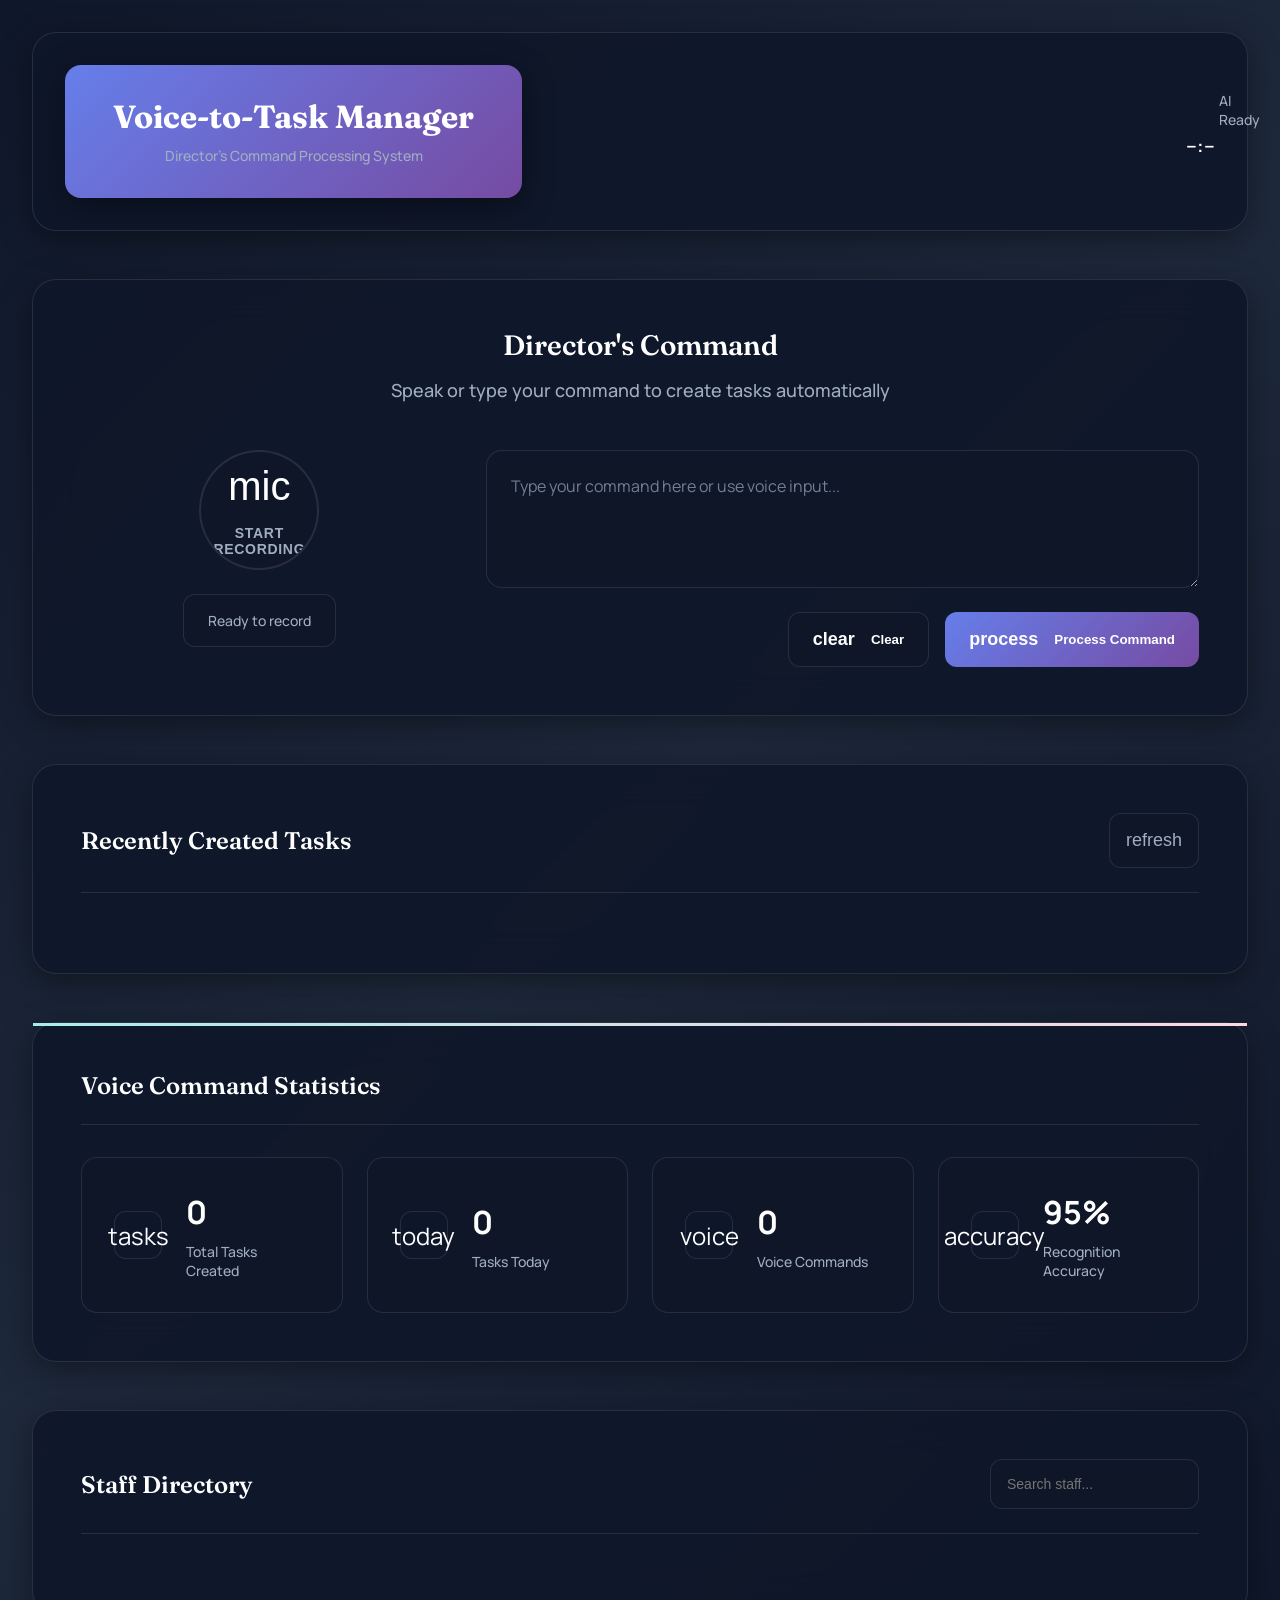
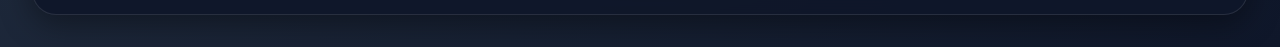
<file: aqbobek-ai-zavuch /frontend/voice-task-manager.html>
<!DOCTYPE html>
<html lang="ru">
<head>
    <meta charset="UTF-8">
    <meta name="viewport" content="width=device-width, initial-scale=1.0">
    <title>Voice-to-Task Manager - Aqbobek AI Operations</title>
    <link rel="preconnect" href="https://fonts.googleapis.com">
    <link rel="preconnect" href="https://fonts.gstatic.com" crossorigin>
    <link href="https://fonts.googleapis.com/css2?family=Fraunces:opsz,wght@9..144,600;9..144,700&family=Manrope:wght@400;500;600;700;800&display=swap" rel="stylesheet">
    <link rel="stylesheet" href="premium-ui.css">
    <link rel="stylesheet" href="voice-task-manager-styles.css">
</head>
<body>
    <div class="voice-task-container">
        <!-- Premium Header -->
        <header class="voice-task-header">
            <div class="header-brand">
                <div class="brand-glass">
                    <h1 class="brand-title">Voice-to-Task Manager</h1>
                    <span class="brand-subtitle">Director's Command Processing System</span>
                </div>
            </div>
            
            <div class="header-status">
                <div class="status-indicator">
                    <div class="status-dot online"></div>
                    <span class="status-text">AI Ready</span>
                </div>
                <div class="status-time">
                    <span id="currentTime">--:--</span>
                </div>
            </div>
        </header>

        <!-- Main Content -->
        <main class="voice-task-main">
            <!-- Voice Input Section -->
            <section class="voice-input-section">
                <div class="input-header">
                    <h2 class="input-title">Director's Command</h2>
                    <p class="input-subtitle">Speak or type your command to create tasks automatically</p>
                </div>

                <div class="voice-input-container">
                    <div class="voice-controls">
                        <button class="voice-button" id="startVoice">
                            <div class="voice-icon">
                                <div class="mic-icon">mic</div>
                                <div class="mic-waves"></div>
                            </div>
                            <span class="voice-label">Start Recording</span>
                        </button>
                        
                        <div class="voice-status" id="voiceStatus">
                            <span class="status-text">Ready to record</span>
                        </div>
                    </div>

                    <div class="text-input-container">
                        <textarea 
                            class="command-input" 
                            id="commandInput" 
                            placeholder="Type your command here or use voice input..."
                            rows="4"
                        ></textarea>
                        
                        <div class="input-actions">
                            <button class="action-button secondary" id="clearInput">
                                <span class="button-icon">clear</span>
                                Clear
                            </button>
                            <button class="action-button primary" id="processCommand">
                                <span class="button-icon">process</span>
                                Process Command
                            </button>
                        </div>
                    </div>
                </div>
            </section>

            <!-- Processing Results -->
            <section class="processing-results" id="processingResults" style="display: none;">
                <div class="results-header">
                    <h3 class="results-title">Processing Results</h3>
                    <div class="results-status">
                        <span class="status-badge processing">Processing...</span>
                    </div>
                </div>

                <div class="results-content">
                    <div class="original-command">
                        <h4>Original Command:</h4>
                        <p class="command-text" id="originalCommand"></p>
                    </div>

                    <div class="parsed-tasks">
                        <h4>Parsed Tasks:</h4>
                        <div class="tasks-list" id="parsedTasks">
                            <!-- Parsed tasks will be populated here -->
                        </div>
                    </div>

                    <div class="task-actions">
                        <button class="action-button secondary" id="editTasks">
                            <span class="button-icon">edit</span>
                            Edit Tasks
                        </button>
                        <button class="action-button primary" id="createTasks">
                            <span class="button-icon">create</span>
                            Create Tasks
                        </button>
                        <button class="action-button accent" id="cancelTasks">
                            <span class="button-icon">cancel</span>
                            Cancel
                        </button>
                    </div>
                </div>
            </section>

            <!-- Recent Tasks -->
            <section class="recent-tasks">
                <div class="tasks-header">
                    <h2 class="tasks-title">Recently Created Tasks</h2>
                    <div class="tasks-controls">
                        <button class="refresh-btn" id="refreshTasks">
                            <span class="refresh-icon">refresh</span>
                        </button>
                    </div>
                </div>

                <div class="tasks-grid" id="recentTasks">
                    <!-- Recent tasks will be populated here -->
                </div>
            </section>

            <!-- Task Statistics -->
            <section class="task-statistics">
                <div class="stats-header">
                    <h2 class="stats-title">Voice Command Statistics</h2>
                </div>

                <div class="stats-grid">
                    <div class="stat-card total">
                        <div class="stat-icon">tasks</div>
                        <div class="stat-content">
                            <div class="stat-value" id="totalTasks">0</div>
                            <div class="stat-label">Total Tasks Created</div>
                        </div>
                    </div>
                    
                    <div class="stat-card today">
                        <div class="stat-icon">today</div>
                        <div class="stat-content">
                            <div class="stat-value" id="todayTasks">0</div>
                            <div class="stat-label">Tasks Today</div>
                        </div>
                    </div>
                    
                    <div class="stat-card voice">
                        <div class="stat-icon">voice</div>
                        <div class="stat-content">
                            <div class="stat-value" id="voiceCommands">0</div>
                            <div class="stat-label">Voice Commands</div>
                        </div>
                    </div>
                    
                    <div class="stat-card accuracy">
                        <div class="stat-icon">accuracy</div>
                        <div class="stat-content">
                            <div class="stat-value" id="accuracyRate">95%</div>
                            <div class="stat-label">Recognition Accuracy</div>
                        </div>
                    </div>
                </div>
            </section>

            <!-- Staff Directory -->
            <section class="staff-directory">
                <div class="directory-header">
                    <h2 class="directory-title">Staff Directory</h2>
                    <div class="directory-controls">
                        <input type="text" class="search-input" id="staffSearch" placeholder="Search staff...">
                    </div>
                </div>

                <div class="staff-grid" id="staffGrid">
                    <!-- Staff will be populated here -->
                </div>
            </section>
        </main>
    </div>

    <!-- Loading Overlay -->
    <div class="loading-overlay" id="loadingOverlay">
        <div class="loading-spinner">
            <div class="spinner"></div>
            <span class="loading-text">Processing Command...</span>
        </div>
    </div>

    <!-- Notification Toast -->
    <div class="notification-toast" id="notificationToast">
        <div class="toast-content">
            <span class="toast-message" id="toastMessage"></span>
            <button class="toast-close" id="toastClose">×</button>
        </div>
    </div>

    <!-- Edit Tasks Modal -->
    <div class="modal-overlay" id="editTasksModal">
        <div class="modal-content">
            <div class="modal-header">
                <h3 class="modal-title">Edit Tasks</h3>
                <button class="modal-close" id="editModalClose">×</button>
            </div>
            <div class="modal-body">
                <div class="tasks-editor" id="tasksEditor">
                    <!-- Editable tasks will be populated here -->
                </div>
            </div>
            <div class="modal-footer">
                <button class="modal-btn secondary" id="editModalCancel">Cancel</button>
                <button class="modal-btn primary" id="editModalSave">Save Changes</button>
            </div>
        </div>
    </div>

    <script src="voice-task-manager.js"></script>
</body>
</html>
</file>
<file: aqbobek-ai-zavuch /frontend/premium-ui.css>
/* Premium Dark Glassmorphism UI для Aqbobek AI Zavuch */

:root {
  --glass-bg: rgba(255, 255, 255, 0.1);
  --glass-border: rgba(255, 255, 255, 0.2);
  --glass-shadow: rgba(0, 0, 0, 0.1);
  --glass-highlight: rgba(255, 255, 255, 0.15);
  
  --primary-gradient: linear-gradient(135deg, #667eea 0%, #764ba2 100%);
  --secondary-gradient: linear-gradient(135deg, #f093fb 0%, #f5576c 100%);
  --success-gradient: linear-gradient(135deg, #4facfe 0%, #00f2fe 100%);
  --warning-gradient: linear-gradient(135deg, #fa709a 0%, #fee140 100%);
  --danger-gradient: linear-gradient(135deg, #f83600 0%, #f9d423 100%);
  
  --text-primary: #ffffff;
  --text-secondary: rgba(255, 255, 255, 0.8);
  --text-muted: rgba(255, 255, 255, 0.6);
  
  --card-shadow: 0 8px 32px rgba(0, 0, 0, 0.12);
  --card-shadow-hover: 0 12px 40px rgba(0, 0, 0, 0.18);
  
  --border-radius-sm: 12px;
  --border-radius-md: 16px;
  --border-radius-lg: 24px;
  --border-radius-xl: 32px;
  
  --transition-sm: all 0.2s cubic-bezier(0.4, 0, 0.2, 1);
  --transition-md: all 0.3s cubic-bezier(0.4, 0, 0.2, 1);
  --transition-lg: all 0.4s cubic-bezier(0.4, 0, 0.2, 1);
}

* {
  margin: 0;
  padding: 0;
  box-sizing: border-box;
}

body {
  font-family: -apple-system, BlinkMacSystemFont, 'Segoe UI', Roboto, sans-serif;
  background: linear-gradient(135deg, #1e3c72 0%, #2a5298 100%);
  color: var(--text-primary);
  min-height: 100vh;
  overflow-x: hidden;
}

/* Glassmorphism Container */
.glass-container {
  background: var(--glass-bg);
  backdrop-filter: blur(20px);
  -webkit-backdrop-filter: blur(20px);
  border: 1px solid var(--glass-border);
  border-radius: var(--border-radius-lg);
  box-shadow: var(--card-shadow);
  position: relative;
  overflow: hidden;
}

.glass-container::before {
  content: '';
  position: absolute;
  top: 0;
  left: 0;
  right: 0;
  bottom: 0;
  background: linear-gradient(135deg, rgba(102, 126, 234, 0.1) 0%, rgba(118, 75, 162, 0.1) 100%);
  pointer-events: none;
  z-index: -1;
}

/* Executive Dashboard Layout */
.executive-dashboard {
  display: grid;
  grid-template-columns: 300px 1fr;
  gap: 24px;
  padding: 24px;
  min-height: 100vh;
}

.sidebar-nav {
  display: flex;
  flex-direction: column;
  gap: 16px;
  height: fit-content;
}

.nav-item {
  display: flex;
  align-items: center;
  gap: 12px;
  padding: 16px 20px;
  background: var(--glass-bg);
  border: 1px solid var(--glass-border);
  border-radius: var(--border-radius-md);
  color: var(--text-secondary);
  text-decoration: none;
  transition: var(--transition-sm);
  cursor: pointer;
  position: relative;
  overflow: hidden;
}

.nav-item::before {
  content: '';
  position: absolute;
  top: 0;
  left: 0;
  right: 0;
  bottom: 0;
  background: var(--primary-gradient);
  transform: translateX(-100%);
  transition: var(--transition-sm);
  z-index: -1;
}

.nav-item:hover {
  color: var(--text-primary);
  transform: translateY(-2px);
  box-shadow: 0 4px 16px rgba(102, 126, 234, 0.2);
}

.nav-item:hover::before {
  transform: translateX(0);
}

.nav-item.active {
  color: var(--text-primary);
  background: var(--glass-highlight);
  border-color: rgba(102, 126, 234, 0.3);
}

.nav-item.active::before {
  transform: translateX(0);
}

.nav-icon {
  font-size: 20px;
  width: 24px;
  text-align: center;
}

.nav-label {
  font-weight: 500;
  font-size: 14px;
}

/* Main Content Area */
.main-content {
  display: flex;
  flex-direction: column;
  gap: 24px;
}

/* Executive Header */
.executive-header {
  display: flex;
  justify-content: space-between;
  align-items: center;
  padding: 24px;
  background: var(--glass-bg);
  border: 1px solid var(--glass-border);
  border-radius: var(--border-radius-lg);
  backdrop-filter: blur(20px);
  -webkit-backdrop-filter: blur(20px);
}

.header-title {
  font-size: 24px;
  font-weight: 700;
  background: var(--primary-gradient);
  -webkit-background-clip: text;
  -webkit-text-fill-color: transparent;
  background-clip: text;
  color: transparent;
  margin: 0;
}

.header-controls {
  display: flex;
  gap: 12px;
}

.control-btn {
  padding: 10px 16px;
  background: var(--glass-bg);
  border: 1px solid var(--glass-border);
  border-radius: var(--border-radius-sm);
  color: var(--text-secondary);
  font-size: 13px;
  font-weight: 500;
  cursor: pointer;
  transition: var(--transition-sm);
}

.control-btn:hover {
  color: var(--text-primary);
  border-color: rgba(102, 126, 234, 0.5);
  transform: translateY(-1px);
}

/* KPI Cards Grid */
.kpi-grid {
  display: grid;
  grid-template-columns: repeat(auto-fit, minmax(280px, 1fr));
  gap: 20px;
  margin-bottom: 24px;
}

.kpi-card {
  background: var(--glass-bg);
  border: 1px solid var(--glass-border);
  border-radius: var(--border-radius-lg);
  padding: 24px;
  backdrop-filter: blur(20px);
  -webkit-backdrop-filter: blur(20px);
  transition: var(--transition-md);
  position: relative;
  overflow: hidden;
}

.kpi-card::before {
  content: '';
  position: absolute;
  top: 0;
  left: 0;
  right: 0;
  bottom: 0;
  background: linear-gradient(135deg, rgba(102, 126, 234, 0.05) 0%, rgba(118, 75, 162, 0.05) 100%);
  pointer-events: none;
  z-index: -1;
}

.kpi-card:hover {
  transform: translateY(-4px);
  box-shadow: var(--card-shadow-hover);
  border-color: rgba(102, 126, 234, 0.3);
}

.kpi-header {
  display: flex;
  justify-content: space-between;
  align-items: center;
  margin-bottom: 16px;
}

.kpi-title {
  font-size: 14px;
  font-weight: 600;
  color: var(--text-secondary);
  text-transform: uppercase;
  letter-spacing: 0.5px;
}

.kpi-icon {
  width: 40px;
  height: 40px;
  display: flex;
  align-items: center;
  justify-content: center;
  border-radius: var(--border-radius-sm);
  background: var(--primary-gradient);
  font-size: 18px;
}

.kpi-value {
  font-size: 32px;
  font-weight: 700;
  color: var(--text-primary);
  margin: 8px 0 4px 0;
  line-height: 1;
}

.kpi-change {
  font-size: 14px;
  font-weight: 500;
  padding: 4px 8px;
  border-radius: var(--border-radius-sm);
  display: inline-block;
}

.kpi-change.positive {
  background: var(--success-gradient);
  color: white;
}

.kpi-change.negative {
  background: var(--danger-gradient);
  color: white;
}

.kpi-label {
  font-size: 13px;
  color: var(--text-muted);
}

/* Quick Actions */
.quick-actions {
  background: var(--glass-bg);
  border: 1px solid var(--glass-border);
  border-radius: var(--border-radius-lg);
  padding: 24px;
  backdrop-filter: blur(20px);
  -webkit-backdrop-filter: blur(20px);
}

.actions-header {
  font-size: 18px;
  font-weight: 600;
  color: var(--text-primary);
  margin-bottom: 20px;
}

.actions-grid {
  display: grid;
  grid-template-columns: repeat(auto-fit, minmax(200px, 1fr));
  gap: 16px;
}

.action-card {
  background: var(--glass-highlight);
  border: 1px solid var(--glass-border);
  border-radius: var(--border-radius-md);
  padding: 20px;
  text-align: center;
  cursor: pointer;
  transition: var(--transition-md);
  position: relative;
  overflow: hidden;
}

.action-card::before {
  content: '';
  position: absolute;
  top: 0;
  left: 0;
  right: 0;
  bottom: 0;
  background: var(--primary-gradient);
  transform: translateY(100%);
  transition: var(--transition-md);
  z-index: -1;
}

.action-card:hover {
  transform: translateY(-2px);
  box-shadow: 0 6px 20px rgba(102, 126, 234, 0.15);
  border-color: rgba(102, 126, 234, 0.4);
}

.action-card:hover::before {
  transform: translateY(0);
}

.action-icon {
  font-size: 24px;
  margin-bottom: 12px;
  display: block;
}

.action-title {
  font-size: 14px;
  font-weight: 600;
  color: var(--text-primary);
  margin-bottom: 4px;
}

.action-description {
  font-size: 12px;
  color: var(--text-muted);
  line-height: 1.4;
}

/* Status Overview */
.status-overview {
  background: var(--glass-bg);
  border: 1px solid var(--glass-border);
  border-radius: var(--border-radius-lg);
  padding: 24px;
  backdrop-filter: blur(20px);
  -webkit-backdrop-filter: blur(20px);
}

.status-header {
  font-size: 18px;
  font-weight: 600;
  color: var(--text-primary);
  margin-bottom: 20px;
}

.status-grid {
  display: grid;
  grid-template-columns: repeat(auto-fit, minmax(250px, 1fr));
  gap: 16px;
}

.status-item {
  display: flex;
  align-items: center;
  gap: 12px;
  padding: 16px;
  background: var(--glass-highlight);
  border: 1px solid var(--glass-border);
  border-radius: var(--border-radius-md);
  transition: var(--transition-sm);
}

.status-item:hover {
  transform: translateX(4px);
  box-shadow: 0 4px 16px rgba(102, 126, 234, 0.1);
}

.status-indicator {
  width: 12px;
  height: 12px;
  border-radius: 50%;
  flex-shrink: 0;
}

.status-indicator.active {
  background: var(--success-gradient);
  box-shadow: 0 0 8px rgba(79, 172, 254, 0.4);
}

.status-indicator.warning {
  background: var(--warning-gradient);
  box-shadow: 0 0 8px rgba(250, 225, 0, 0.4);
}

.status-indicator.critical {
  background: var(--danger-gradient);
  box-shadow: 0 0 8px rgba(248, 214, 35, 0.4);
  animation: pulse 2s infinite;
}

.status-indicator.inactive {
  background: var(--glass-border);
}

.status-content {
  flex: 1;
}

.status-title {
  font-size: 14px;
  font-weight: 600;
  color: var(--text-primary);
  margin-bottom: 2px;
}

.status-count {
  font-size: 20px;
  font-weight: 700;
  color: var(--text-primary);
}

.status-label {
  font-size: 12px;
  color: var(--text-muted);
}

/* Voice Command Interface */
.voice-interface {
  background: var(--glass-bg);
  border: 1px solid var(--glass-border);
  border-radius: var(--border-radius-lg);
  padding: 24px;
  backdrop-filter: blur(20px);
  -webkit-backdrop-filter: blur(20px);
  margin-bottom: 24px;
}

.voice-header {
  display: flex;
  justify-content: space-between;
  align-items: center;
  margin-bottom: 20px;
}

.voice-title {
  font-size: 18px;
  font-weight: 600;
  color: var(--text-primary);
}

.voice-status {
  display: flex;
  align-items: center;
  gap: 8px;
  padding: 8px 12px;
  background: var(--glass-highlight);
  border-radius: var(--border-radius-sm);
  font-size: 12px;
  color: var(--text-secondary);
}

.voice-status-dot {
  width: 8px;
  height: 8px;
  border-radius: 50%;
  background: var(--glass-border);
}

.voice-status-dot.active {
  background: var(--success-gradient);
  box-shadow: 0 0 6px rgba(79, 172, 254, 0.4);
}

.voice-status-dot.recording {
  background: var(--danger-gradient);
  box-shadow: 0 0 6px rgba(248, 214, 35, 0.4);
  animation: pulse 1.5s infinite;
}

.voice-controls {
  display: flex;
  gap: 12px;
  margin-bottom: 20px;
}

.voice-btn {
  flex: 1;
  padding: 16px;
  background: var(--primary-gradient);
  border: none;
  border-radius: var(--border-radius-md);
  color: white;
  font-size: 14px;
  font-weight: 600;
  cursor: pointer;
  transition: var(--transition-sm);
  position: relative;
  overflow: hidden;
}

.voice-btn::before {
  content: '';
  position: absolute;
  top: 0;
  left: 0;
  right: 0;
  bottom: 0;
  background: rgba(255, 255, 255, 0.2);
  transform: translateY(-100%);
  transition: var(--transition-sm);
}

.voice-btn:hover {
  transform: translateY(-2px);
  box-shadow: 0 6px 20px rgba(102, 126, 234, 0.3);
}

.voice-btn:hover::before {
  transform: translateY(0);
}

.voice-btn:active {
  transform: translateY(0);
}

.voice-btn.secondary {
  background: var(--glass-highlight);
  color: var(--text-primary);
  border: 1px solid var(--glass-border);
}

.voice-transcript {
  width: 100%;
  min-height: 100px;
  padding: 16px;
  background: var(--glass-bg);
  border: 1px solid var(--glass-border);
  border-radius: var(--border-radius-md);
  color: var(--text-primary);
  font-size: 14px;
  resize: vertical;
  backdrop-filter: blur(10px);
  -webkit-backdrop-filter: blur(10px);
  transition: var(--transition-sm);
}

.voice-transcript:focus {
  outline: none;
  border-color: rgba(102, 126, 234, 0.5);
  box-shadow: 0 0 0 4px rgba(102, 126, 234, 0.2);
}

/* Animations */
@keyframes pulse {
  0% {
    transform: scale(1);
    opacity: 1;
  }
  50% {
    transform: scale(1.1);
    opacity: 0.8;
  }
  100% {
    transform: scale(1);
    opacity: 1;
  }
}

@keyframes slideInUp {
  from {
    opacity: 0;
    transform: translateY(20px);
  }
  to {
    opacity: 1;
    transform: translateY(0);
  }
}

@keyframes fadeIn {
  from {
    opacity: 0;
  }
  to {
    opacity: 1;
  }
}

.glass-container {
  animation: fadeIn 0.6s ease-out;
}

.kpi-card {
  animation: slideInUp 0.6s ease-out;
}

.action-card {
  animation: slideInUp 0.6s ease-out 0.2s both;
}

.status-item {
  animation: slideInUp 0.6s ease-out 0.4s both;
}

/* Responsive Design */
@media (max-width: 1200px) {
  .executive-dashboard {
    grid-template-columns: 260px 1fr;
    gap: 20px;
    padding: 20px;
  }
  
  .kpi-grid {
    grid-template-columns: repeat(auto-fit, minmax(240px, 1fr));
    gap: 16px;
  }
  
  .actions-grid {
    grid-template-columns: repeat(auto-fit, minmax(180px, 1fr));
    gap: 12px;
  }
  
  .status-grid {
    grid-template-columns: repeat(auto-fit, minmax(220px, 1fr));
    gap: 12px;
  }
}

@media (max-width: 768px) {
  .executive-dashboard {
    grid-template-columns: 1fr;
    gap: 16px;
    padding: 16px;
  }
  
  .sidebar-nav {
    flex-direction: row;
    flex-wrap: wrap;
    gap: 8px;
  }
  
  .nav-item {
    padding: 12px 16px;
    flex: 1;
    min-width: 120px;
  }
  
  .nav-icon {
    font-size: 16px;
    width: 20px;
  }
  
  .nav-label {
    font-size: 12px;
  }
  
  .kpi-grid {
    grid-template-columns: 1fr;
    gap: 12px;
  }
  
  .actions-grid {
    grid-template-columns: 1fr;
    gap: 12px;
  }
  
  .status-grid {
    grid-template-columns: 1fr;
    gap: 12px;
  }
  
  .executive-header {
    flex-direction: column;
    gap: 16px;
    text-align: center;
  }
  
  .header-controls {
    justify-content: center;
  }
  
  .kpi-value {
    font-size: 24px;
  }
  
  .voice-controls {
    flex-direction: column;
  }
}

/* Scrollbar Styling */
::-webkit-scrollbar {
  width: 8px;
}

::-webkit-scrollbar-track {
  background: rgba(255, 255, 255, 0.1);
  border-radius: 4px;
}

::-webkit-scrollbar-thumb {
  background: rgba(102, 126, 234, 0.3);
  border-radius: 4px;
}

::-webkit-scrollbar-thumb:hover {
  background: rgba(102, 126, 234, 0.5);
}

/* Loading States */
.loading {
  opacity: 0.6;
  pointer-events: none;
}

.loading::after {
  content: '';
  position: absolute;
  top: 50%;
  left: 50%;
  width: 20px;
  height: 20px;
  margin: -10px 0 0 -10px;
  border: 2px solid rgba(102, 126, 234, 0.5);
  border-radius: 50%;
  border-top-color: transparent;
  border-right-color: transparent;
  animation: spin 1s linear infinite;
}

@keyframes spin {
  0% { transform: rotate(0deg); }
  100% { transform: rotate(360deg); }
}
</file>
<file: aqbobek-ai-zavuch /frontend/voice-task-manager-styles.css>
/* Voice-to-Task Manager - Premium Dark Glassmorphism Styles */

:root {
    --glass-bg: rgba(15, 23, 42, 0.9);
    --glass-border: rgba(255, 255, 255, 0.1);
    --glass-shadow: 0 8px 32px rgba(0, 0, 0, 0.4);
    --glass-hover: rgba(255, 255, 255, 0.15);
    
    --gradient-primary: linear-gradient(135deg, #667eea 0%, #764ba2 100%);
    --gradient-secondary: linear-gradient(135deg, #f093fb 0%, #f5576c 100%);
    --gradient-success: linear-gradient(135deg, #4facfe 0%, #00f2fe 100%);
    --gradient-warning: linear-gradient(135deg, #fa709a 0%, #fee140 100%);
    --gradient-danger: linear-gradient(135deg, #ff6b6b 0%, #ee5a24 100%);
    --gradient-accent: linear-gradient(135deg, #a8edea 0%, #fed6e3 100%);
    
    --text-primary: #ffffff;
    --text-secondary: #a0aec0;
    --text-muted: #718096;
    
    --accent-purple: #8b5cf6;
    --accent-blue: #3b82f6;
    --accent-green: #10b981;
    --accent-yellow: #f59e0b;
    --accent-red: #ef4444;
    --accent-orange: #f97316;
    
    --voice-recording: #ef4444;
    --voice-ready: #10b981;
    --voice-processing: #f59e0b;
    
    --spacing-xs: 0.5rem;
    --spacing-sm: 1rem;
    --spacing-md: 1.5rem;
    --spacing-lg: 2rem;
    --spacing-xl: 3rem;
    
    --border-radius-sm: 8px;
    --border-radius-md: 12px;
    --border-radius-lg: 16px;
    --border-radius-xl: 24px;
    
    --transition-fast: 0.2s ease;
    --transition-normal: 0.3s ease;
    --transition-slow: 0.5s ease;
}

* {
    margin: 0;
    padding: 0;
    box-sizing: border-box;
}

body {
    font-family: 'Manrope', -apple-system, BlinkMacSystemFont, sans-serif;
    background: linear-gradient(135deg, #0f172a 0%, #1e293b 50%, #0f172a 100%);
    color: var(--text-primary);
    min-height: 100vh;
    overflow-x: hidden;
}

.voice-task-container {
    min-height: 100vh;
    padding: var(--spacing-lg);
}

/* Premium Header */
.voice-task-header {
    background: var(--glass-bg);
    backdrop-filter: blur(20px);
    border: 1px solid var(--glass-border);
    border-radius: var(--border-radius-xl);
    padding: var(--spacing-lg);
    margin-bottom: var(--spacing-xl);
    box-shadow: var(--glass-shadow);
    display: flex;
    justify-content: space-between;
    align-items: center;
}

.header-brand {
    display: flex;
    align-items: center;
}

.brand-glass {
    background: var(--gradient-primary);
    border-radius: var(--border-radius-lg);
    padding: var(--spacing-lg) var(--spacing-xl);
    text-align: center;
    box-shadow: var(--glass-shadow);
    transition: var(--transition-normal);
}

.brand-glass:hover {
    transform: translateY(-2px);
    box-shadow: 0 12px 40px rgba(102, 126, 234, 0.4);
}

.brand-title {
    font-family: 'Fraunces', serif;
    font-size: 2rem;
    font-weight: 700;
    color: var(--text-primary);
    margin-bottom: var(--spacing-xs);
}

.brand-subtitle {
    font-size: 0.875rem;
    color: var(--text-secondary);
    font-weight: 500;
}

.header-status {
    display: flex;
    flex-direction: column;
    align-items: flex-end;
    gap: var(--spacing-sm);
}

.status-indicator {
    display: flex;
    align-items: center;
    gap: var(--spacing-sm);
}

.status-dot {
    width: 8px;
    height: 8px;
    border-radius: 50%;
    animation: pulse 2s infinite;
}

.status-dot.online {
    background: var(--accent-green);
    box-shadow: 0 0 8px var(--accent-green);
}

.status-text {
    font-size: 0.875rem;
    color: var(--text-secondary);
    font-weight: 500;
}

.status-time {
    font-size: 1.25rem;
    font-weight: 600;
    color: var(--text-primary);
}

@keyframes pulse {
    0%, 100% { opacity: 1; }
    50% { opacity: 0.5; }
}

/* Voice Input Section */
.voice-input-section {
    background: var(--glass-bg);
    backdrop-filter: blur(20px);
    border: 1px solid var(--glass-border);
    border-radius: var(--border-radius-xl);
    padding: var(--spacing-xl);
    margin-bottom: var(--spacing-xl);
    box-shadow: var(--glass-shadow);
}

.input-header {
    text-align: center;
    margin-bottom: var(--spacing-xl);
}

.input-title {
    font-family: 'Fraunces', serif;
    font-size: 1.75rem;
    font-weight: 600;
    color: var(--text-primary);
    margin-bottom: var(--spacing-sm);
}

.input-subtitle {
    color: var(--text-secondary);
    font-size: 1.125rem;
    font-weight: 500;
}

.voice-input-container {
    display: grid;
    grid-template-columns: 1fr 2fr;
    gap: var(--spacing-xl);
    align-items: start;
}

/* Voice Controls */
.voice-controls {
    display: flex;
    flex-direction: column;
    align-items: center;
    gap: var(--spacing-md);
}

.voice-button {
    background: var(--glass-bg);
    border: 2px solid var(--glass-border);
    border-radius: 50%;
    width: 120px;
    height: 120px;
    display: flex;
    flex-direction: column;
    align-items: center;
    justify-content: center;
    cursor: pointer;
    transition: var(--transition-normal);
    position: relative;
    overflow: hidden;
}

.voice-button:hover {
    transform: translateY(-4px);
    box-shadow: 0 12px 40px rgba(0, 0, 0, 0.4);
    border-color: var(--accent-purple);
}

.voice-button.recording {
    background: var(--gradient-danger);
    border-color: var(--voice-recording);
    animation: recording-pulse 1.5s infinite;
}

@keyframes recording-pulse {
    0%, 100% { transform: scale(1); }
    50% { transform: scale(1.05); }
}

.voice-icon {
    position: relative;
    display: flex;
    align-items: center;
    justify-content: center;
}

.mic-icon {
    font-size: 2.5rem;
    color: var(--text-primary);
    z-index: 2;
}

.mic-waves {
    position: absolute;
    top: 50%;
    left: 50%;
    transform: translate(-50%, -50%);
    width: 60px;
    height: 60px;
    border-radius: 50%;
    border: 2px solid var(--accent-purple);
    opacity: 0;
    animation: waves 2s infinite;
}

.voice-button.recording .mic-waves {
    opacity: 1;
    border-color: var(--voice-recording);
}

@keyframes waves {
    0% {
        transform: translate(-50%, -50%) scale(1);
        opacity: 1;
    }
    100% {
        transform: translate(-50%, -50%) scale(2);
        opacity: 0;
    }
}

.voice-label {
    font-size: 0.875rem;
    color: var(--text-secondary);
    font-weight: 600;
    text-transform: uppercase;
    letter-spacing: 0.05em;
    margin-top: var(--spacing-sm);
}

.voice-status {
    background: var(--glass-bg);
    border: 1px solid var(--glass-border);
    border-radius: var(--border-radius-md);
    padding: var(--spacing-sm) var(--spacing-md);
    text-align: center;
}

.status-text {
    font-size: 0.875rem;
    color: var(--text-secondary);
    font-weight: 500;
}

/* Text Input Container */
.text-input-container {
    display: flex;
    flex-direction: column;
    gap: var(--spacing-md);
}

.command-input {
    background: var(--glass-bg);
    border: 1px solid var(--glass-border);
    border-radius: var(--border-radius-lg);
    padding: var(--spacing-md);
    color: var(--text-primary);
    font-size: 1rem;
    font-family: 'Manrope', sans-serif;
    resize: vertical;
    transition: var(--transition-normal);
    min-height: 120px;
}

.command-input:focus {
    outline: none;
    border-color: var(--accent-purple);
    box-shadow: 0 0 0 3px rgba(139, 92, 246, 0.1);
}

.command-input::placeholder {
    color: var(--text-muted);
}

.input-actions {
    display: flex;
    gap: var(--spacing-sm);
    justify-content: flex-end;
}

.action-button {
    display: flex;
    align-items: center;
    gap: var(--spacing-sm);
    padding: var(--spacing-sm) var(--spacing-md);
    border: none;
    border-radius: var(--border-radius-md);
    font-weight: 600;
    cursor: pointer;
    transition: var(--transition-normal);
    position: relative;
    overflow: hidden;
}

.action-button.primary {
    background: var(--gradient-primary);
    color: var(--text-primary);
}

.action-button.secondary {
    background: var(--glass-bg);
    color: var(--text-primary);
    border: 1px solid var(--glass-border);
}

.action-button.accent {
    background: var(--gradient-accent);
    color: var(--text-primary);
}

.action-button:hover {
    transform: translateY(-2px);
    box-shadow: var(--glass-shadow);
}

.button-icon {
    font-size: 1.125rem;
}

/* Processing Results */
.processing-results {
    background: var(--glass-bg);
    backdrop-filter: blur(20px);
    border: 1px solid var(--glass-border);
    border-radius: var(--border-radius-xl);
    padding: var(--spacing-xl);
    margin-bottom: var(--spacing-xl);
    box-shadow: var(--glass-shadow);
}

.results-header {
    display: flex;
    justify-content: space-between;
    align-items: center;
    margin-bottom: var(--spacing-lg);
    padding-bottom: var(--spacing-md);
    border-bottom: 1px solid var(--glass-border);
}

.results-title {
    font-family: 'Fraunces', serif;
    font-size: 1.5rem;
    font-weight: 600;
    color: var(--text-primary);
}

.results-status {
    display: flex;
    align-items: center;
}

.status-badge {
    padding: var(--spacing-xs) var(--spacing-sm);
    border-radius: var(--border-radius-sm);
    font-size: 0.75rem;
    font-weight: 600;
    text-transform: uppercase;
    letter-spacing: 0.05em;
}

.status-badge.processing {
    background: var(--gradient-warning);
    color: var(--text-primary);
}

.status-badge.success {
    background: var(--gradient-success);
    color: var(--text-primary);
}

.status-badge.error {
    background: var(--gradient-danger);
    color: var(--text-primary);
}

.results-content {
    display: flex;
    flex-direction: column;
    gap: var(--spacing-lg);
}

.original-command {
    background: var(--glass-bg);
    border: 1px solid var(--glass-border);
    border-radius: var(--border-radius-md);
    padding: var(--spacing-md);
}

.original-command h4 {
    font-size: 1rem;
    font-weight: 600;
    color: var(--text-primary);
    margin-bottom: var(--spacing-sm);
}

.command-text {
    color: var(--text-secondary);
    line-height: 1.6;
    font-style: italic;
}

.parsed-tasks h4 {
    font-size: 1rem;
    font-weight: 600;
    color: var(--text-primary);
    margin-bottom: var(--spacing-sm);
}

.tasks-list {
    display: flex;
    flex-direction: column;
    gap: var(--spacing-sm);
}

.task-item {
    background: var(--glass-bg);
    border: 1px solid var(--glass-border);
    border-radius: var(--border-radius-md);
    padding: var(--spacing-md);
    display: flex;
    justify-content: space-between;
    align-items: center;
    transition: var(--transition-normal);
}

.task-item:hover {
    transform: translateY(-1px);
    box-shadow: 0 4px 16px rgba(0, 0, 0, 0.2);
}

.task-content {
    flex: 1;
}

.task-title {
    font-weight: 600;
    color: var(--text-primary);
    margin-bottom: var(--spacing-xs);
}

.task-assignee {
    font-size: 0.875rem;
    color: var(--text-secondary);
    margin-bottom: var(--spacing-xs);
}

.task-deadline {
    font-size: 0.75rem;
    color: var(--text-muted);
}

.task-priority {
    padding: var(--spacing-xs) var(--spacing-sm);
    border-radius: var(--border-radius-sm);
    font-size: 0.75rem;
    font-weight: 600;
    text-transform: uppercase;
    letter-spacing: 0.05em;
}

.task-priority.high {
    background: var(--gradient-danger);
    color: var(--text-primary);
}

.task-priority.normal {
    background: var(--gradient-primary);
    color: var(--text-primary);
}

.task-priority.low {
    background: var(--gradient-success);
    color: var(--text-primary);
}

.task-actions {
    display: flex;
    gap: var(--spacing-sm);
    justify-content: flex-end;
}

/* Recent Tasks */
.recent-tasks {
    background: var(--glass-bg);
    backdrop-filter: blur(20px);
    border: 1px solid var(--glass-border);
    border-radius: var(--border-radius-xl);
    padding: var(--spacing-xl);
    margin-bottom: var(--spacing-xl);
    box-shadow: var(--glass-shadow);
}

.tasks-header {
    display: flex;
    justify-content: space-between;
    align-items: center;
    margin-bottom: var(--spacing-lg);
    padding-bottom: var(--spacing-md);
    border-bottom: 1px solid var(--glass-border);
}

.tasks-title {
    font-family: 'Fraunces', serif;
    font-size: 1.5rem;
    font-weight: 600;
    color: var(--text-primary);
}

.tasks-controls {
    display: flex;
    gap: var(--spacing-sm);
}

.refresh-btn {
    background: var(--glass-bg);
    border: 1px solid var(--glass-border);
    border-radius: var(--border-radius-md);
    padding: var(--spacing-sm);
    cursor: pointer;
    transition: var(--transition-normal);
    display: flex;
    align-items: center;
    justify-content: center;
}

.refresh-btn:hover {
    border-color: var(--accent-purple);
    transform: translateY(-1px);
}

.refresh-icon {
    font-size: 1.125rem;
    color: var(--text-secondary);
}

.tasks-grid {
    display: grid;
    grid-template-columns: repeat(auto-fit, minmax(300px, 1fr));
    gap: var(--spacing-md);
}

.recent-task-card {
    background: var(--glass-bg);
    border: 1px solid var(--glass-border);
    border-radius: var(--border-radius-md);
    padding: var(--spacing-md);
    transition: var(--transition-normal);
    cursor: pointer;
}

.recent-task-card:hover {
    transform: translateY(-2px);
    box-shadow: 0 8px 32px rgba(0, 0, 0, 0.3);
    border-color: var(--glass-hover);
}

.recent-task-header {
    display: flex;
    justify-content: space-between;
    align-items: flex-start;
    margin-bottom: var(--spacing-sm);
}

.recent-task-title {
    font-weight: 600;
    color: var(--text-primary);
    margin-bottom: var(--spacing-xs);
}

.recent-task-status {
    padding: var(--spacing-xs) var(--spacing-sm);
    border-radius: var(--border-radius-sm);
    font-size: 0.75rem;
    font-weight: 600;
    text-transform: uppercase;
    letter-spacing: 0.05em;
}

.recent-task-status.new {
    background: var(--gradient-primary);
    color: var(--text-primary);
}

.recent-task-status.in_progress {
    background: var(--gradient-warning);
    color: var(--text-primary);
}

.recent-task-status.completed {
    background: var(--gradient-success);
    color: var(--text-primary);
}

.recent-task-details {
    display: flex;
    flex-direction: column;
    gap: var(--spacing-xs);
}

.recent-task-assignee {
    font-size: 0.875rem;
    color: var(--text-secondary);
}

.recent-task-deadline {
    font-size: 0.75rem;
    color: var(--text-muted);
}

.recent-task-source {
    font-size: 0.75rem;
    color: var(--text-muted);
    font-style: italic;
}

/* Task Statistics */
.task-statistics {
    background: var(--glass-bg);
    backdrop-filter: blur(20px);
    border: 1px solid var(--glass-border);
    border-radius: var(--border-radius-xl);
    padding: var(--spacing-xl);
    margin-bottom: var(--spacing-xl);
    box-shadow: var(--glass-shadow);
}

.stats-header {
    margin-bottom: var(--spacing-lg);
    padding-bottom: var(--spacing-md);
    border-bottom: 1px solid var(--glass-border);
}

.stats-title {
    font-family: 'Fraunces', serif;
    font-size: 1.5rem;
    font-weight: 600;
    color: var(--text-primary);
}

.stats-grid {
    display: grid;
    grid-template-columns: repeat(auto-fit, minmax(200px, 1fr));
    gap: var(--spacing-md);
}

.stat-card {
    background: var(--glass-bg);
    border: 1px solid var(--glass-border);
    border-radius: var(--border-radius-lg);
    padding: var(--spacing-lg);
    display: flex;
    align-items: center;
    gap: var(--spacing-md);
    transition: var(--transition-normal);
}

.stat-card::before {
    content: '';
    position: absolute;
    top: 0;
    left: 0;
    right: 0;
    height: 3px;
    background: var(--gradient-primary);
}

.stat-card.total::before {
    background: var(--gradient-primary);
}

.stat-card.today::before {
    background: var(--gradient-success);
}

.stat-card.voice::before {
    background: var(--gradient-secondary);
}

.stat-card.accuracy::before {
    background: var(--gradient-accent);
}

.stat-card:hover {
    transform: translateY(-4px);
    box-shadow: 0 12px 40px rgba(0, 0, 0, 0.4);
    border-color: var(--glass-hover);
}

.stat-icon {
    width: 48px;
    height: 48px;
    display: flex;
    align-items: center;
    justify-content: center;
    background: var(--glass-bg);
    border: 1px solid var(--glass-border);
    border-radius: var(--border-radius-md);
    font-size: 1.5rem;
}

.stat-content {
    flex: 1;
}

.stat-value {
    font-size: 2rem;
    font-weight: 700;
    color: var(--text-primary);
    margin-bottom: var(--spacing-xs);
}

.stat-label {
    font-size: 0.875rem;
    color: var(--text-secondary);
    font-weight: 500;
}

/* Staff Directory */
.staff-directory {
    background: var(--glass-bg);
    backdrop-filter: blur(20px);
    border: 1px solid var(--glass-border);
    border-radius: var(--border-radius-xl);
    padding: var(--spacing-xl);
    box-shadow: var(--glass-shadow);
}

.directory-header {
    display: flex;
    justify-content: space-between;
    align-items: center;
    margin-bottom: var(--spacing-lg);
    padding-bottom: var(--spacing-md);
    border-bottom: 1px solid var(--glass-border);
}

.directory-title {
    font-family: 'Fraunces', serif;
    font-size: 1.5rem;
    font-weight: 600;
    color: var(--text-primary);
}

.directory-controls {
    display: flex;
    gap: var(--spacing-sm);
}

.search-input {
    background: var(--glass-bg);
    border: 1px solid var(--glass-border);
    border-radius: var(--border-radius-md);
    padding: var(--spacing-sm);
    color: var(--text-primary);
    font-size: 0.875rem;
    transition: var(--transition-normal);
    min-width: 200px;
}

.search-input:focus {
    outline: none;
    border-color: var(--accent-purple);
    box-shadow: 0 0 0 3px rgba(139, 92, 246, 0.1);
}

.staff-grid {
    display: grid;
    grid-template-columns: repeat(auto-fit, minmax(250px, 1fr));
    gap: var(--spacing-md);
}

.staff-item {
    background: var(--glass-bg);
    border: 1px solid var(--glass-border);
    border-radius: var(--border-radius-md);
    padding: var(--spacing-md);
    transition: var(--transition-normal);
    cursor: pointer;
}

.staff-item:hover {
    transform: translateY(-2px);
    box-shadow: 0 8px 32px rgba(0, 0, 0, 0.3);
    border-color: var(--glass-hover);
}

.staff-name {
    font-weight: 600;
    color: var(--text-primary);
    margin-bottom: var(--spacing-xs);
}

.staff-role {
    font-size: 0.875rem;
    color: var(--text-secondary);
    margin-bottom: var(--spacing-xs);
}

.staff-department {
    font-size: 0.75rem;
    color: var(--text-muted);
    text-transform: uppercase;
    letter-spacing: 0.05em;
}

/* Loading Overlay */
.loading-overlay {
    position: fixed;
    top: 0;
    left: 0;
    right: 0;
    bottom: 0;
    background: rgba(15, 23, 42, 0.9);
    backdrop-filter: blur(10px);
    display: flex;
    align-items: center;
    justify-content: center;
    z-index: 9999;
    opacity: 0;
    visibility: hidden;
    transition: var(--transition-normal);
}

.loading-overlay.active {
    opacity: 1;
    visibility: visible;
}

.loading-spinner {
    display: flex;
    flex-direction: column;
    align-items: center;
    gap: var(--spacing-md);
}

.spinner {
    width: 40px;
    height: 40px;
    border: 3px solid var(--glass-border);
    border-top: 3px solid var(--accent-purple);
    border-radius: 50%;
    animation: spin 1s linear infinite;
}

@keyframes spin {
    0% { transform: rotate(0deg); }
    100% { transform: rotate(360deg); }
}

.loading-text {
    color: var(--text-secondary);
    font-weight: 500;
}

/* Notification Toast */
.notification-toast {
    position: fixed;
    top: var(--spacing-lg);
    right: var(--spacing-lg);
    background: var(--glass-bg);
    backdrop-filter: blur(20px);
    border: 1px solid var(--glass-border);
    border-radius: var(--border-radius-md);
    padding: var(--spacing-md);
    box-shadow: var(--glass-shadow);
    transform: translateX(400px);
    transition: var(--transition-normal);
    z-index: 9998;
}

.notification-toast.show {
    transform: translateX(0);
}

.toast-content {
    display: flex;
    align-items: center;
    gap: var(--spacing-md);
}

.toast-message {
    flex: 1;
    color: var(--text-primary);
    font-weight: 500;
}

.toast-close {
    background: none;
    border: none;
    color: var(--text-secondary);
    font-size: 1.25rem;
    cursor: pointer;
    padding: 0;
    width: 24px;
    height: 24px;
    display: flex;
    align-items: center;
    justify-content: center;
    border-radius: var(--border-radius-sm);
    transition: var(--transition-normal);
}

.toast-close:hover {
    background: var(--glass-hover);
    color: var(--text-primary);
}

/* Modal */
.modal-overlay {
    position: fixed;
    top: 0;
    left: 0;
    right: 0;
    bottom: 0;
    background: rgba(15, 23, 42, 0.8);
    backdrop-filter: blur(10px);
    display: flex;
    align-items: center;
    justify-content: center;
    z-index: 9997;
    opacity: 0;
    visibility: hidden;
    transition: var(--transition-normal);
}

.modal-overlay.active {
    opacity: 1;
    visibility: visible;
}

.modal-content {
    background: var(--glass-bg);
    backdrop-filter: blur(20px);
    border: 1px solid var(--glass-border);
    border-radius: var(--border-radius-xl);
    padding: 0;
    max-width: 800px;
    width: 90%;
    max-height: 90vh;
    overflow-y: auto;
    box-shadow: var(--glass-shadow);
}

.modal-header {
    display: flex;
    justify-content: space-between;
    align-items: center;
    padding: var(--spacing-lg);
    border-bottom: 1px solid var(--glass-border);
}

.modal-title {
    font-family: 'Fraunces', serif;
    font-size: 1.5rem;
    font-weight: 600;
    color: var(--text-primary);
}

.modal-close {
    background: none;
    border: none;
    color: var(--text-secondary);
    font-size: 1.5rem;
    cursor: pointer;
    padding: var(--spacing-sm);
    border-radius: var(--border-radius-sm);
    transition: var(--transition-normal);
}

.modal-close:hover {
    background: var(--glass-hover);
    color: var(--text-primary);
}

.modal-body {
    padding: var(--spacing-lg);
}

.modal-footer {
    display: flex;
    justify-content: flex-end;
    gap: var(--spacing-sm);
    padding: var(--spacing-lg);
    border-top: 1px solid var(--glass-border);
}

.modal-btn {
    padding: var(--spacing-sm) var(--spacing-md);
    border: none;
    border-radius: var(--border-radius-md);
    font-weight: 600;
    cursor: pointer;
    transition: var(--transition-normal);
}

.modal-btn.primary {
    background: var(--gradient-primary);
    color: var(--text-primary);
}

.modal-btn.secondary {
    background: var(--glass-bg);
    color: var(--text-primary);
    border: 1px solid var(--glass-border);
}

.modal-btn:hover {
    transform: translateY(-1px);
    box-shadow: 0 4px 16px rgba(0, 0, 0, 0.2);
}

/* Tasks Editor */
.tasks-editor {
    display: flex;
    flex-direction: column;
    gap: var(--spacing-md);
}

.editable-task {
    background: var(--glass-bg);
    border: 1px solid var(--glass-border);
    border-radius: var(--border-radius-md);
    padding: var(--spacing-md);
}

.editable-task-header {
    display: flex;
    justify-content: space-between;
    align-items: center;
    margin-bottom: var(--spacing-sm);
}

.editable-task-title {
    font-weight: 600;
    color: var(--text-primary);
}

.remove-task-btn {
    background: var(--gradient-danger);
    color: var(--text-primary);
    border: none;
    border-radius: var(--border-radius-sm);
    padding: var(--spacing-xs) var(--spacing-sm);
    font-size: 0.75rem;
    cursor: pointer;
    transition: var(--transition-normal);
}

.remove-task-btn:hover {
    transform: translateY(-1px);
}

.editable-task-fields {
    display: grid;
    grid-template-columns: 1fr 1fr;
    gap: var(--spacing-sm);
}

.editable-field {
    display: flex;
    flex-direction: column;
    gap: var(--spacing-xs);
}

.editable-label {
    font-size: 0.875rem;
    color: var(--text-secondary);
    font-weight: 500;
}

.editable-input {
    background: var(--glass-bg);
    border: 1px solid var(--glass-border);
    border-radius: var(--border-radius-sm);
    padding: var(--spacing-xs);
    color: var(--text-primary);
    font-size: 0.875rem;
    transition: var(--transition-normal);
}

.editable-input:focus {
    outline: none;
    border-color: var(--accent-purple);
    box-shadow: 0 0 0 3px rgba(139, 92, 246, 0.1);
}

.add-task-btn {
    background: var(--gradient-success);
    color: var(--text-primary);
    border: none;
    border-radius: var(--border-radius-md);
    padding: var(--spacing-sm) var(--spacing-md);
    font-weight: 600;
    cursor: pointer;
    transition: var(--transition-normal);
    display: flex;
    align-items: center;
    gap: var(--spacing-sm);
    justify-content: center;
}

.add-task-btn:hover {
    transform: translateY(-1px);
    box-shadow: 0 4px 16px rgba(0, 0, 0, 0.2);
}

/* Responsive Design */
@media (max-width: 1024px) {
    .voice-task-container {
        padding: var(--spacing-md);
    }
    
    .voice-input-container {
        grid-template-columns: 1fr;
        gap: var(--spacing-lg);
    }
    
    .voice-controls {
        order: 2;
    }
    
    .text-input-container {
        order: 1;
    }
    
    .stats-grid {
        grid-template-columns: repeat(auto-fit, minmax(150px, 1fr));
    }
    
    .tasks-grid {
        grid-template-columns: repeat(auto-fit, minmax(250px, 1fr));
    }
    
    .staff-grid {
        grid-template-columns: repeat(auto-fit, minmax(200px, 1fr));
    }
}

@media (max-width: 768px) {
    .voice-task-header {
        flex-direction: column;
        gap: var(--spacing-md);
        text-align: center;
    }
    
    .header-status {
        align-items: center;
    }
    
    .brand-title {
        font-size: 1.5rem;
    }
    
    .voice-button {
        width: 100px;
        height: 100px;
    }
    
    .mic-icon {
        font-size: 2rem;
    }
    
    .input-actions {
        justify-content: stretch;
    }
    
    .action-button {
        flex: 1;
        justify-content: center;
    }
    
    .results-header {
        flex-direction: column;
        gap: var(--spacing-sm);
        align-items: stretch;
    }
    
    .task-actions {
        flex-direction: column;
        gap: var(--spacing-sm);
    }
    
    .tasks-header {
        flex-direction: column;
        gap: var(--spacing-sm);
        align-items: stretch;
    }
    
    .directory-header {
        flex-direction: column;
        gap: var(--spacing-sm);
        align-items: stretch;
    }
    
    .search-input {
        width: 100%;
    }
    
    .editable-task-fields {
        grid-template-columns: 1fr;
    }
}

@media (max-width: 640px) {
    .voice-task-container {
        padding: var(--spacing-sm);
    }
    
    .voice-input-section {
        padding: var(--spacing-md);
    }
    
    .brand-glass {
        padding: var(--spacing-md);
    }
    
    .brand-title {
        font-size: 1.25rem;
    }
    
    .voice-button {
        width: 80px;
        height: 80px;
    }
    
    .mic-icon {
        font-size: 1.5rem;
    }
    
    .stats-grid {
        grid-template-columns: repeat(2, 1fr);
    }
    
    .tasks-grid {
        grid-template-columns: 1fr;
    }
    
    .staff-grid {
        grid-template-columns: 1fr;
    }
    
    .modal-content {
        width: 95%;
        margin: var(--spacing-sm);
    }
}

/* Utility Classes */
.text-primary { color: var(--text-primary); }
.text-secondary { color: var(--text-secondary); }
.text-muted { color: var(--text-muted); }

.bg-glass { background: var(--glass-bg); }
.border-glass { border: 1px solid var(--glass-border); }

.shadow-glass { box-shadow: var(--glass-shadow); }

.rounded-sm { border-radius: var(--border-radius-sm); }
.rounded-md { border-radius: var(--border-radius-md); }
.rounded-lg { border-radius: var(--border-radius-lg); }
.rounded-xl { border-radius: var(--border-radius-xl); }

.transition-fast { transition: var(--transition-fast); }
.transition-normal { transition: var(--transition-normal); }
.transition-slow { transition: var(--transition-slow); }

.hidden { display: none; }
.visible { display: block; }

.opacity-0 { opacity: 0; }
.opacity-50 { opacity: 0.5; }
.opacity-100 { opacity: 1; }

.transform-none { transform: none; }
.transform-translate-y-2 { transform: translateY(-8px); }
.transform-translate-x-2 { transform: translateX(8px); }

.cursor-pointer { cursor: pointer; }
.cursor-default { cursor: default; }

.select-none { user-select: none; }
.select-text { user-select: text; }

.pointer-events-none { pointer-events: none; }
.pointer-events-auto { pointer-events: auto; }
</file>
